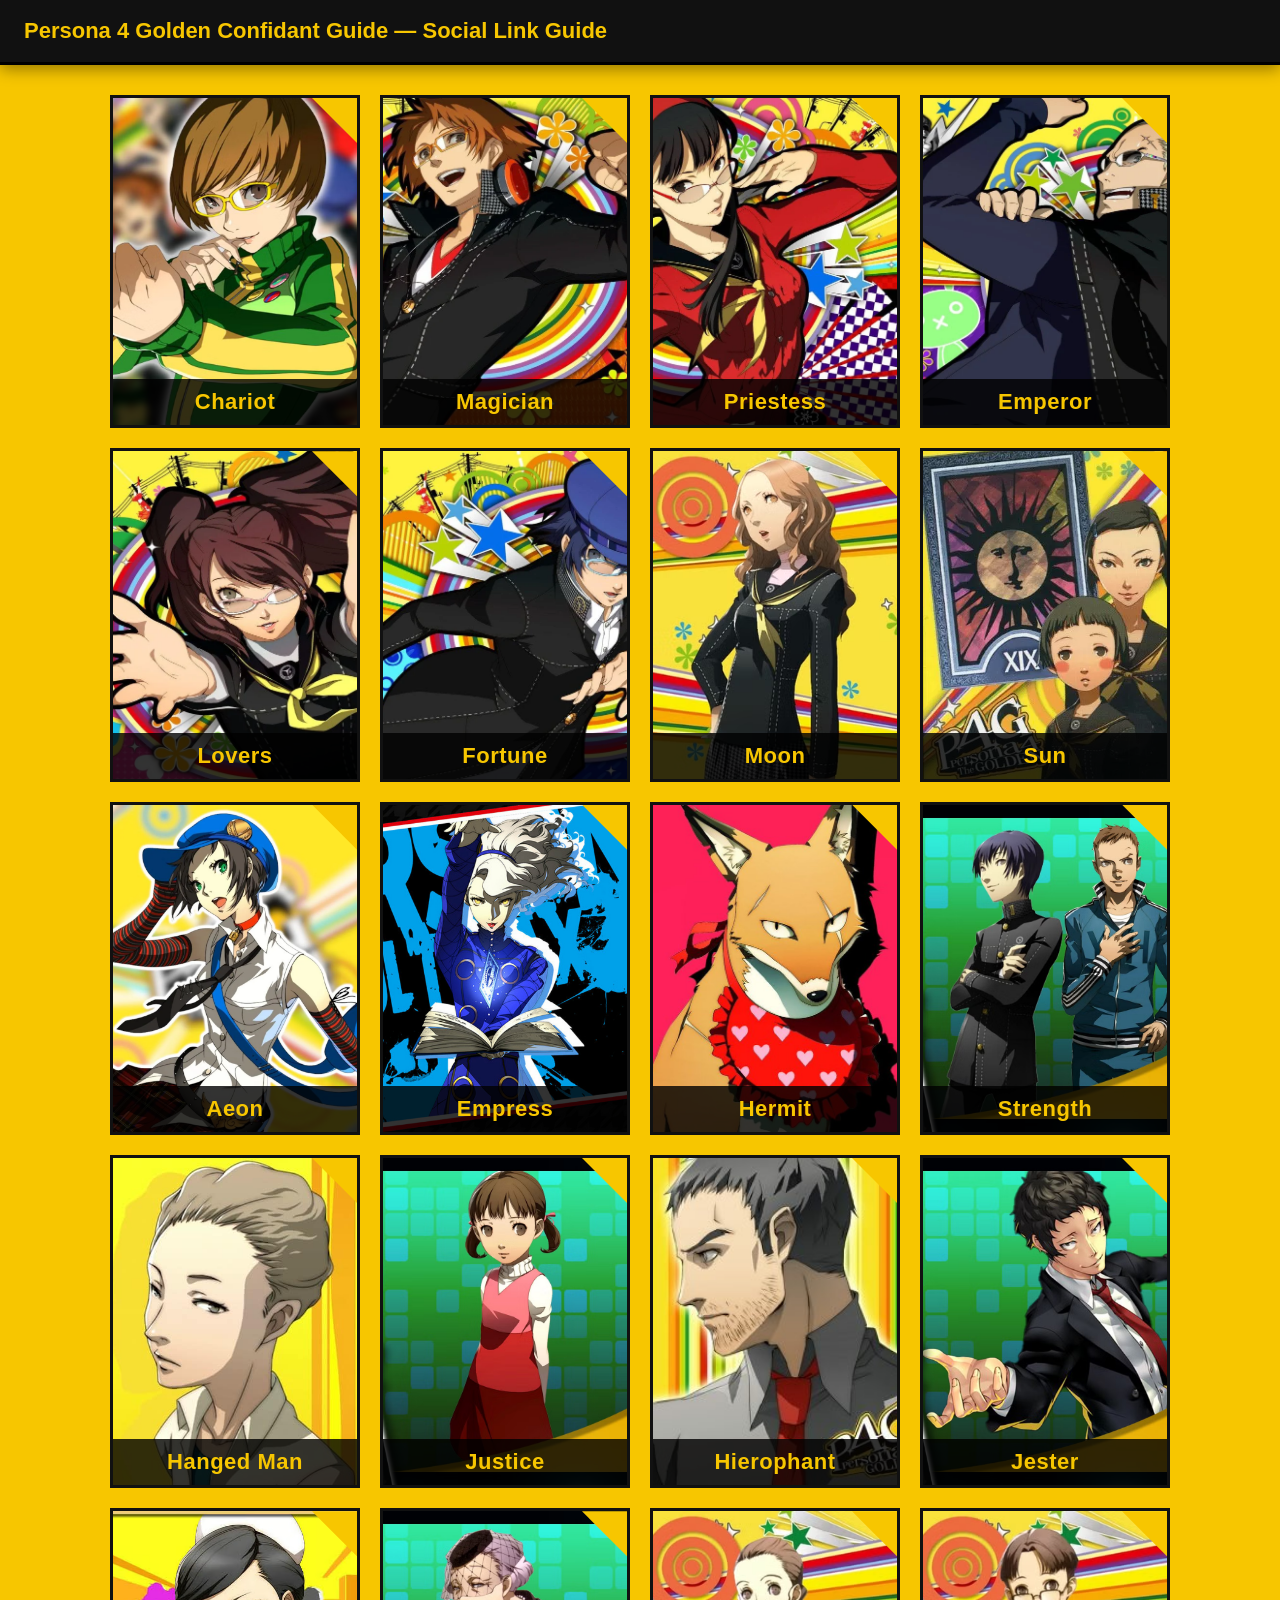
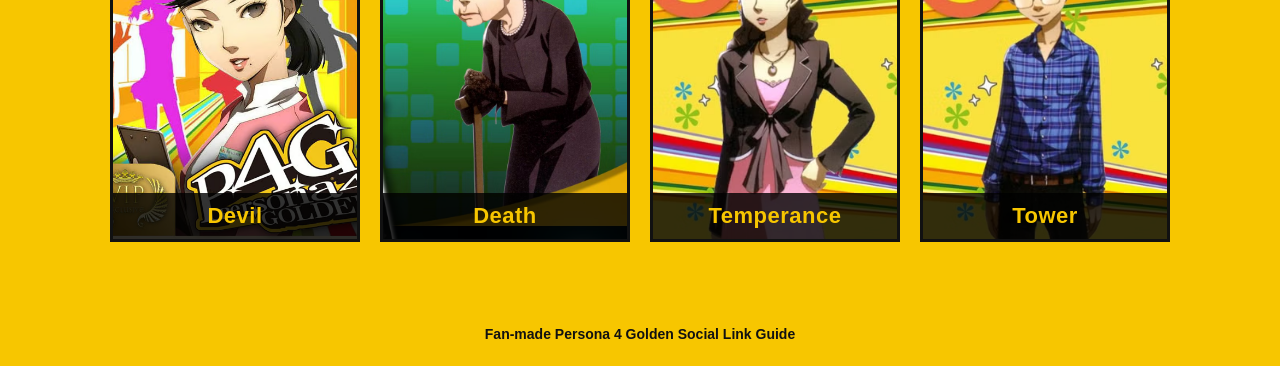
<file: index.html>
<!doctype html>
<html lang="en">

<head>
  <meta charset="UTF-8" />
  <meta name="viewport" content="width=device-width, initial-scale=1.0" />
  <meta name="description" content="Persona 4 Golden Confidant Guide.">
  <meta name="description" content="Complete Persona 4 Golden Confidant Guide with best answers, schedules, and social link tips for all characters.">
  <meta name="keywords" content="Persona 4 Golden guide, Persona 4 confidant guide, social links P4G, Persona 4 answers, Persona 4 Golden Confidant Guide.">
  <meta name="author" content="gamerfunologgy">
  <title>Persona 4 Golden Social Link Guide</title>
  <link rel="icon" type="images/webp" href="images/p4g.webp" />
  <link rel="stylesheet" href="style.css" />
</head>

<body>
  <header>Persona 4 Golden Confidant Guide — Social Link Guide</header>
  <div class="container">
    <div class="grid">
      <a href="pages/chariot.html" class="tile">
        <img src="images/Satonaka.jpg" alt="Chariot" />
        <div class="tile-name">Chariot</div>
      </a>
      <a href="pages/magician.html" class="tile">
        <img src="images/Yosuke.jpg" alt="Magician" />
        <div class="tile-name">Magician</div>
      </a>
      <a href="pages/priestess.html" class="tile">
        <img src="images/Yukiko.jpg" alt="Priestess" />
        <div class="tile-name">Priestess</div>
      </a>
      <a href="pages/emperor.html" class="tile">
        <img src="images/Kanji.jpg" alt="Emperor" />
        <div class="tile-name">Emperor</div>
      </a>
      <a href="pages/lovers.html" class="tile">
        <img src="images/Rise.jpg" alt="Lovers" />
        <div class="tile-name">Lovers</div>
      </a>
      <a href="pages/fortune.html" class="tile">
        <img src="images/Naoto.jpg" alt="Fortune" />
        <div class="tile-name">Fortune</div>
      </a>
      <a href="pages/moon.html" class="tile">
        <img src="images/Ai.jpg" alt="Moon" />
        <div class="tile-name">Moon</div>
      </a>
      <a href="pages/sun.html" class="tile">
        <img src="images/Sun.jpg" alt="Sun" />
        <div class="tile-name">Sun</div>
      </a>
      <a href="pages/aeon.html" class="tile">
        <img src="images/Marie.jpg" alt="Aeon" />
        <div class="tile-name">Aeon</div>
      </a>
      <a href="pages/empress.html" class="tile">
        <img src="images/Margaret.jpg" alt="Empress" />
        <div class="tile-name">Empress</div>
      </a>
      <a href="pages/hermit.html" class="tile">
        <img src="images/Fox.jpg" alt="Hermit" />
        <div class="tile-name">Hermit</div>
      </a>
      <a href="pages/strength.html" class="tile">
        <img src="images/Strength.jpg" alt="Strength" />
        <div class="tile-name">Strength</div>
      </a>
      <a href="pages/hangedman.html" class="tile">
        <img src="images/Naoki.jpg" alt="Hanged Man" />
        <div class="tile-name">Hanged Man</div>
      </a>
      <a href="pages/justice.html" class="tile">
        <img src="images/Nanako.jpg" alt="Justice" />
        <div class="tile-name">Justice</div>
      </a>
      <a href="pages/hierophant.html" class="tile">
        <img src="images/Ryotaro.jpg" alt="Hierophant" />
        <div class="tile-name">Hierophant</div>
      </a>
      <a href="pages/jester.html" class="tile">
        <img src="images/Tohru.jpg" alt="Jester" />
        <div class="tile-name">Jester</div>
      </a>
      <a href="pages/devil.html" class="tile">
        <img src="images/Sayako.jpg" alt="Devil" />
        <div class="tile-name">Devil</div>
      </a>
      <a href="pages/death.html" class="tile">
        <img src="images/Hisano.jpg" alt="Death" />
        <div class="tile-name">Death</div>
      </a>
      <a href="pages/temperance.html" class="tile">
        <img src="images/Emi.jpg" alt="Temperance" />
        <div class="tile-name">Temperance</div>
      </a>
      <a href="pages/tower.html" class="tile">
        <img src="images/Shu.jpg" alt="Tower" />
        <div class="tile-name">Tower</div>
      </a>
    </div>
  </div>
  <footer>Fan-made Persona 4 Golden Social Link Guide</footer>
</body>

</html>
</file>
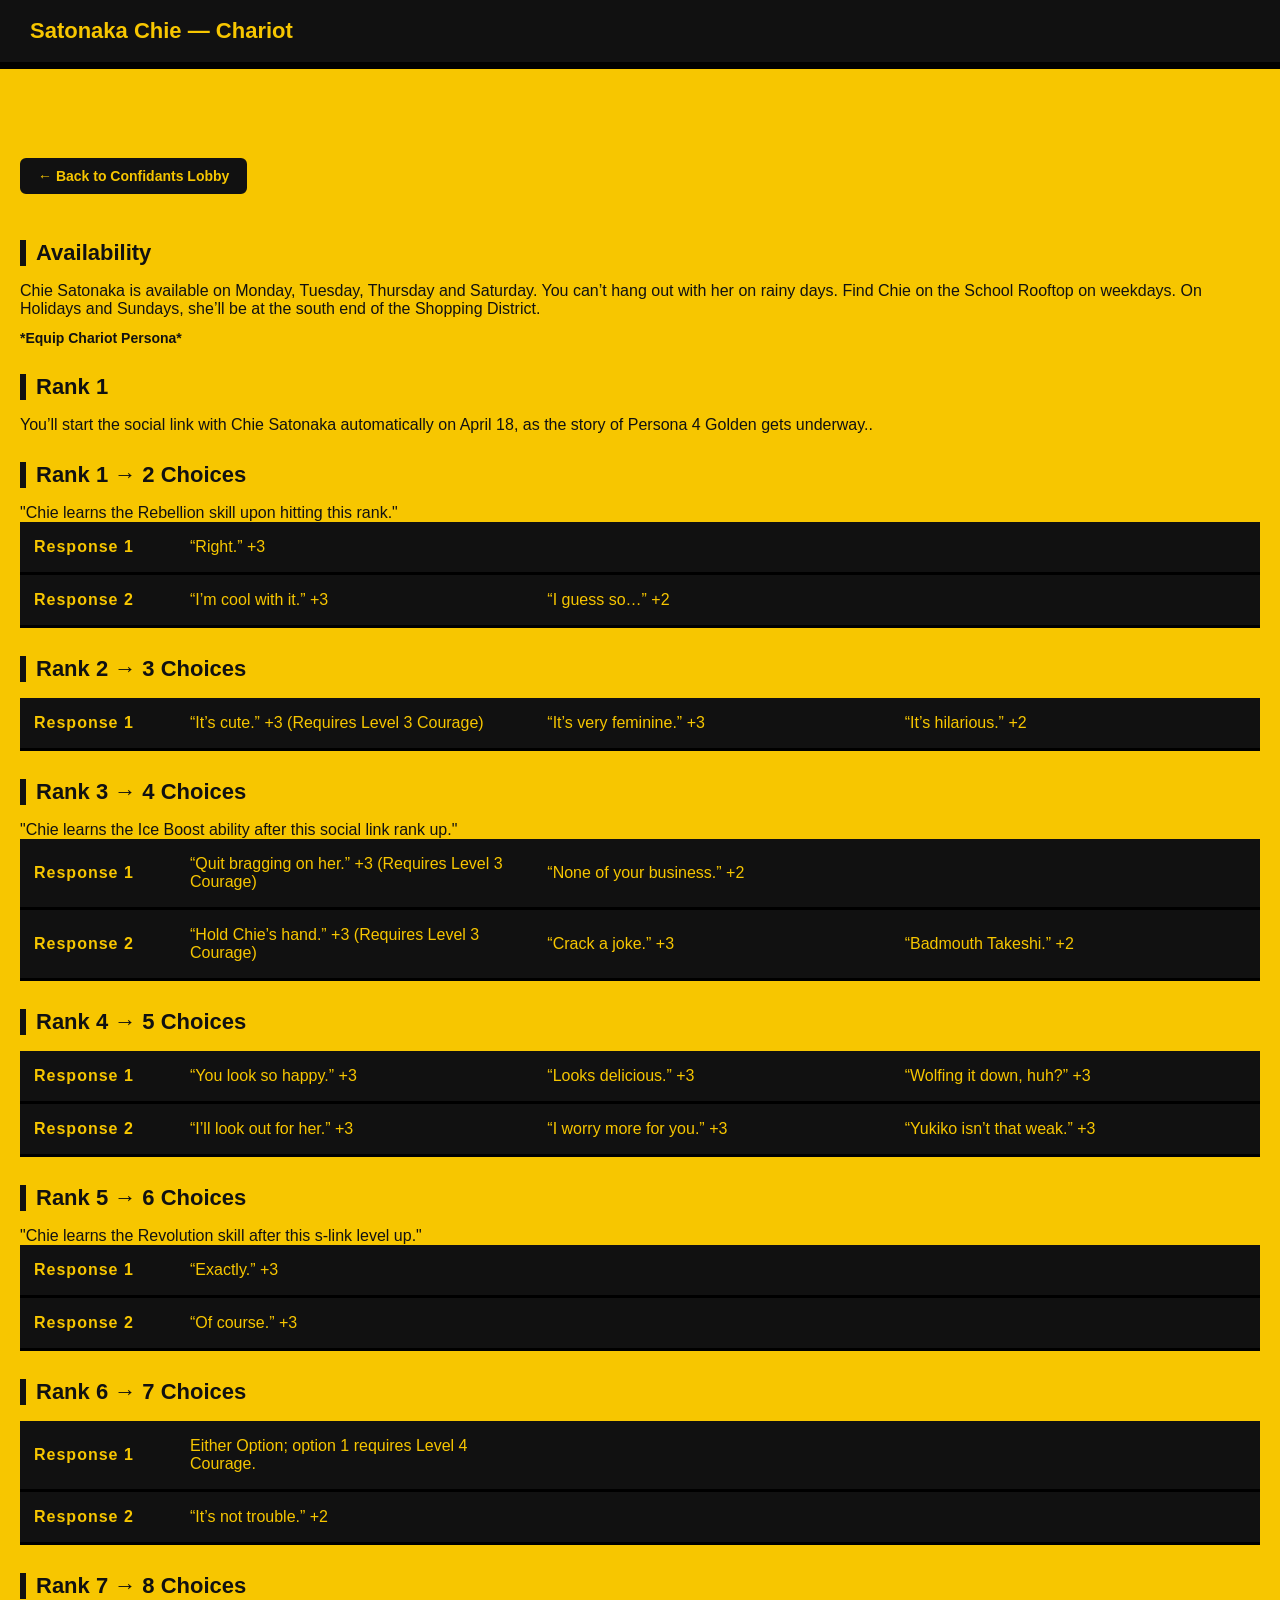
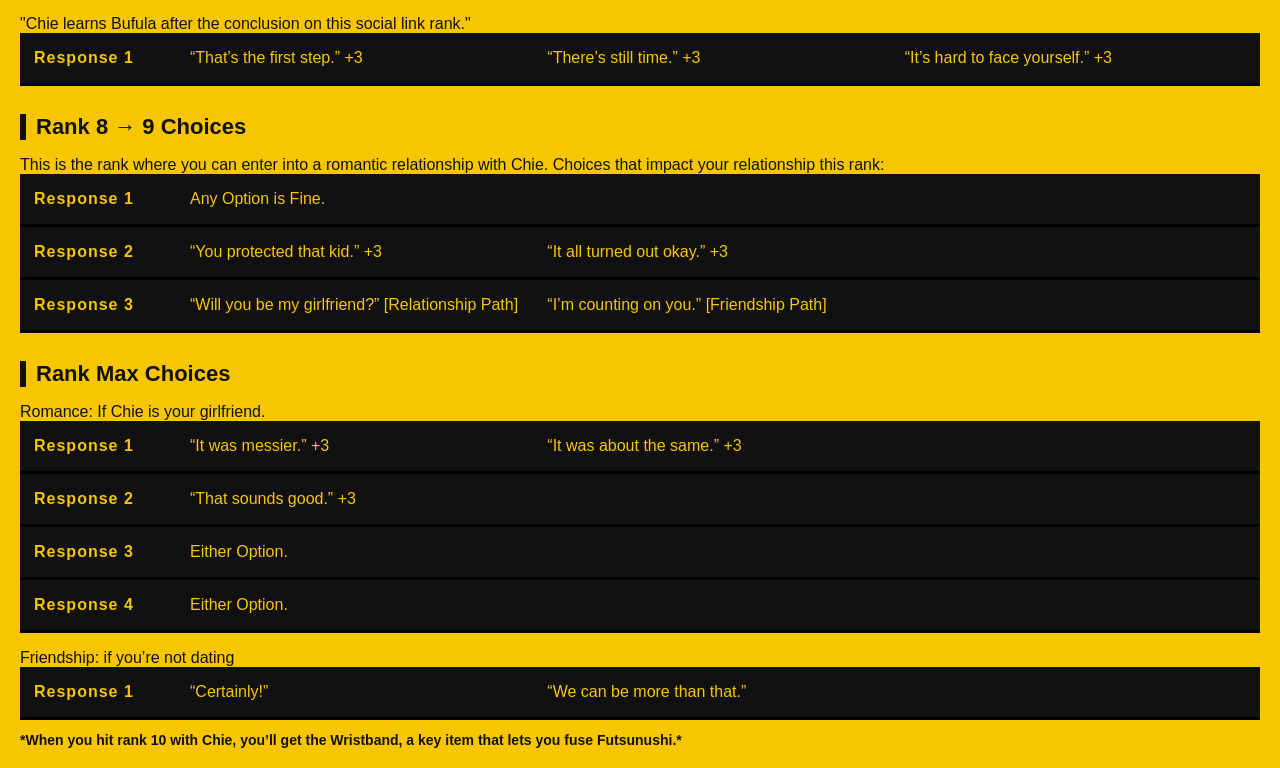
<file: pages/chariot.html>
<!doctype html>
<html lang="en">

<head>
  <meta charset="UTF-8" />
  <meta name="robots" content="noindex, nofollow, noarchive">
  <meta name="viewport" content="width=device-width, initial-scale=1.0" />
  <title>Chariot - Satonaka Chie</title>
  <link rel="canonical" href="https://gamerfunologgy.github.io/persona4goldenconfidantguide/index.html">
  <link rel="stylesheet" href="css/persona4golden.css" />
  <link rel="icon" type="images/png" href="../images/p4g.webp" />
</head>

<body>
  <header>Satonaka Chie — Chariot</header>

  <main>
    <a href="../" class="button">← Back to Confidants Lobby</a>

    <h2>Availability</h2>
    <div class="table-scroll">
      <ul class="rank-dialogue">
        <div class="li rank-start">
          <span>Chie Satonaka is available on Monday, Tuesday, Thursday and
            Saturday. You can’t hang out with her on rainy days.</span>
          <span>Find Chie on the School Rooftop on weekdays. On Holidays and
            Sundays, she’ll be at the south end of the Shopping
            District.</span>
        </div>
      </ul>
    </div>

    <p class="note">*Equip Chariot Persona*</p>

    <h2>Rank 1</h2>

    <div class="table-scroll">
      <ul class="rank-dialogue">
        <li class="rank-start">
          <span>You’ll start the social link with Chie Satonaka automatically on
            April 18, as the story of Persona 4 Golden gets underway..</span>
        </li>
      </ul>
    </div>

    <h2>Rank 1 → 2 Choices</h2>

    <div class="table-scroll">
      <span>"Chie learns the Rebellion skill upon hitting this rank."</span>
      <ul class="rank-dialogue">
        <li class="rank-row">
          <span class="rank-label">Response 1</span>
          <span class="choice-cell">“Right.” +3</span>
          <span class="choice-cell"></span>
          <span class="choice-cell"></span>
        </li>

        <li class="rank-row">
          <span class="rank-label">Response 2</span>
          <span class="choice-cell">“I’m cool with it.” +3</span>
          <span class="choice-cell">“I guess so…” +2</span>
          <span class="choice-cell"></span>
        </li>
      </ul>
    </div>

    <h2>Rank 2 → 3 Choices</h2>
    <div class="table-scroll">
      <ul class="rank-dialogue">
        <li class="rank-row">
          <span class="rank-label">Response 1</span>
          <span class="choice-cell">“It’s cute.” +3 (Requires Level 3 Courage)
          </span>
          <span class="choice-cell">“It’s very feminine.” +3 </span>
          <span class="choice-cell">“It’s hilarious.” +2 </span>
        </li>
      </ul>
    </div>

    <h2>Rank 3 → 4 Choices</h2>

    <div class="table-scroll">
      <span>"Chie learns the Ice Boost ability after this social link rank up."
      </span>
      <ul class="rank-dialogue">
        <li class="rank-row">
          <span class="rank-label">Response 1</span>
          <span class="choice-cell">“Quit bragging on her.” +3 (Requires Level 3 Courage)
          </span>
          <span class="choice-cell">“None of your business.” +2 </span>
          <span class="choice-cell"></span>
        </li>

        <li class="rank-row">
          <span class="rank-label">Response 2</span>
          <span class="choice-cell">“Hold Chie’s hand.” +3 (Requires Level 3 Courage)
          </span>
          <span class="choice-cell">“Crack a joke.” +3 </span>
          <span class="choice-cell">“Badmouth Takeshi.” +2 </span>
        </li>
      </ul>
    </div>

    <h2>Rank 4 → 5 Choices</h2>

    <div class="table-scroll">
      <ul class="rank-dialogue">
        <li class="rank-row">
          <span class="rank-label">Response 1</span>
          <span class="choice-cell">“You look so happy.” +3</span>
          <span class="choice-cell">“Looks delicious.” +3</span>
          <span class="choice-cell">“Wolfing it down, huh?” +3</span>
        </li>

        <li class="rank-row">
          <span class="rank-label">Response 2</span>
          <span class="choice-cell">“I’ll look out for her.” +3</span>
          <span class="choice-cell">“I worry more for you.” +3</span>
          <span class="choice-cell">“Yukiko isn’t that weak.” +3</span>
        </li>
      </ul>
    </div>

    <h2>Rank 5 → 6 Choices</h2>

    <div class="table-scroll">
      <span>"Chie learns the Revolution skill after this s-link level up."
      </span>
      <ul class="rank-dialogue">
        <li class="rank-row">
          <span class="rank-label">Response 1</span>
          <span class="choice-cell">“Exactly.” +3</span>
          <span class="choice-cell"></span>
          <span class="choice-cell"></span>
        </li>

        <li class="rank-row">
          <span class="rank-label">Response 2</span>
          <span class="choice-cell">“Of course.” +3</span>
          <span class="choice-cell"></span>
          <span class="choice-cell"></span>
        </li>
      </ul>
    </div>

    <h2>Rank 6 → 7 Choices</h2>

    <div class="table-scroll">
      <ul class="rank-dialogue">
        <li class="rank-row">
          <span class="rank-label">Response 1</span>
          <span class="choice-cell">Either Option; option 1 requires Level 4 Courage.</span>
          <span class="choice-cell"></span>
          <span class="choice-cell"></span>
        </li>

        <li class="rank-row">
          <span class="rank-label">Response 2</span>
          <span class="choice-cell">“It’s not trouble.” +2</span>
          <span class="choice-cell"></span>
          <span class="choice-cell"></span>
        </li>
      </ul>
    </div>

    <h2>Rank 7 → 8 Choices</h2>

    <div class="table-scroll">
      <span>"Chie learns Bufula after the conclusion on this social link rank."</span>
      <ul class="rank-dialogue">
        <li class="rank-row">
          <span class="rank-label">Response 1</span>
          <span class="choice-cell">“That’s the first step.” +3</span>
          <span class="choice-cell">“There’s still time.” +3</span>
          <span class="choice-cell">“It’s hard to face yourself.” +3</span>
        </li>
      </ul>
    </div>

    <h2>Rank 8 → 9 Choices</h2>

    <div class="table-scroll">
      <span>This is the rank where you can enter into a romantic relationship with Chie. Choices that impact your
        relationship this rank:</span>
      <ul class="rank-dialogue">
        <li class="rank-row">
          <span class="rank-label">Response 1</span>
          <span class="choice-cell">Any Option is Fine.</span>
          <span class="choice-cell"></span>
          <span class="choice-cell"></span>
        </li>

        <li class="rank-row">
          <span class="rank-label">Response 2</span>
          <span class="choice-cell">“You protected that kid.” +3</span>
          <span class="choice-cell">“It all turned out okay.” +3</span>
          <span class="choice-cell"></span>
        </li>

        <li class="rank-row">
          <span class="rank-label">Response 3</span>
          <span class="choice-cell">“Will you be my girlfriend?” [Relationship Path]</span>
          <span class="choice-cell">“I’m counting on you.” [Friendship Path]</span>
          <span class="choice-cell"></span>
        </li>
      </ul>
    </div>
    <h2>Rank Max Choices</h2>

    <div class="table-scroll">
      <span>Romance: If Chie is your girlfriend.</span>
      <ul class="rank-dialogue">
        <li class="rank-row">
          <span class="rank-label">Response 1</span>
          <span class="choice-cell">“It was messier.” +3</span>
          <span class="choice-cell">“It was about the same.” +3</span>
          <span class="choice-cell"></span>
        </li>

        <li class="rank-row">
          <span class="rank-label">Response 2</span>
          <span class="choice-cell">“That sounds good.” +3</span>
          <span class="choice-cell"></span>
          <span class="choice-cell"></span>
        </li>

        <li class="rank-row">
          <span class="rank-label">Response 3</span>
          <span class="choice-cell">Either Option.</span>
          <span class="choice-cell"></span>
          <span class="choice-cell"></span>
        </li>

        <li class="rank-row">
          <span class="rank-label">Response 4</span>
          <span class="choice-cell">Either Option.</span>
          <span class="choice-cell"></span>
          <span class="choice-cell"></span>
        </li>
      </ul>
    </div>
    <div class="table-scroll">
      <span>Friendship: if you’re not dating
      </span>
      <ul class="rank-dialogue">
        <li class="rank-row">
          <span class="rank-label">Response 1</span>
          <span class="choice-cell">“Certainly!”</span>
          <span class="choice-cell">“We can be more than that.”</span>
        </li>
      </ul>
    </div>

    <p class="note">
      *When you hit rank 10 with Chie, you’ll get the Wristband, a key item that lets you fuse Futsunushi.*
    </p>
  </main>
</body>
</file>
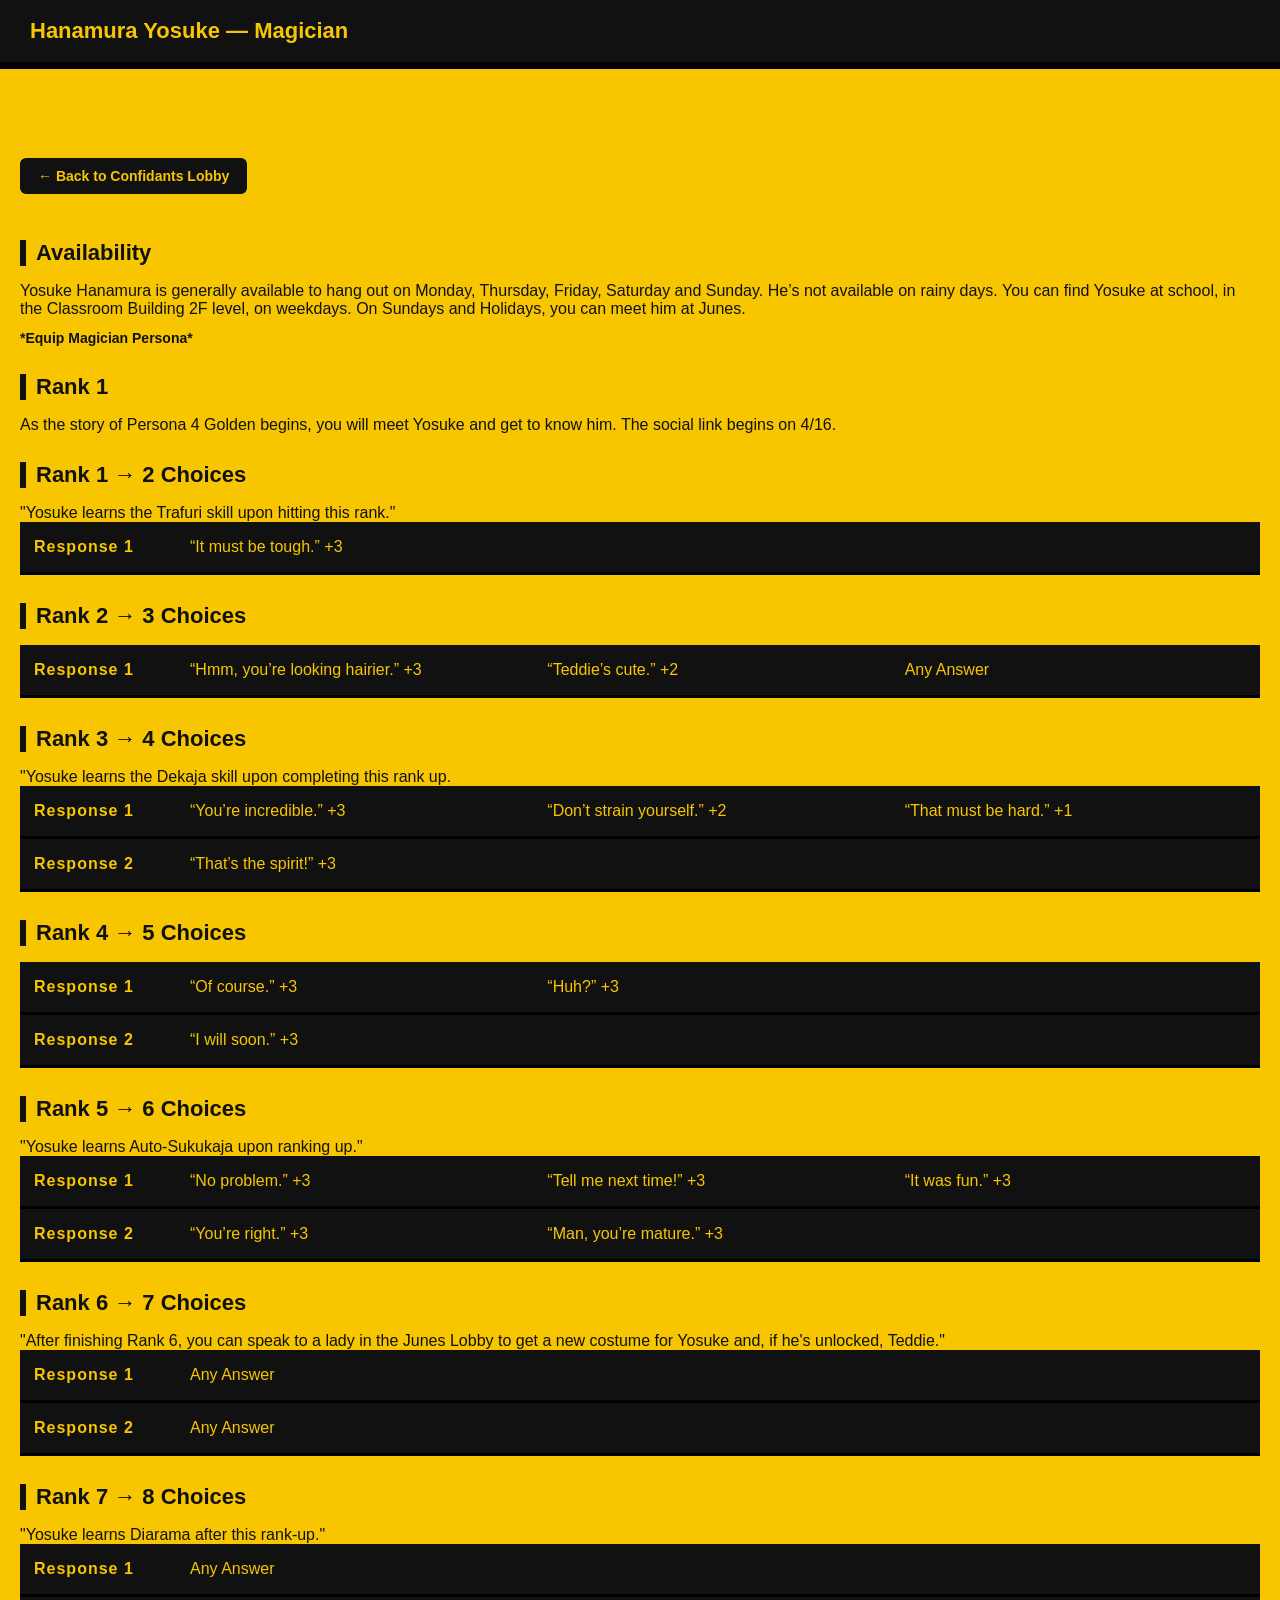
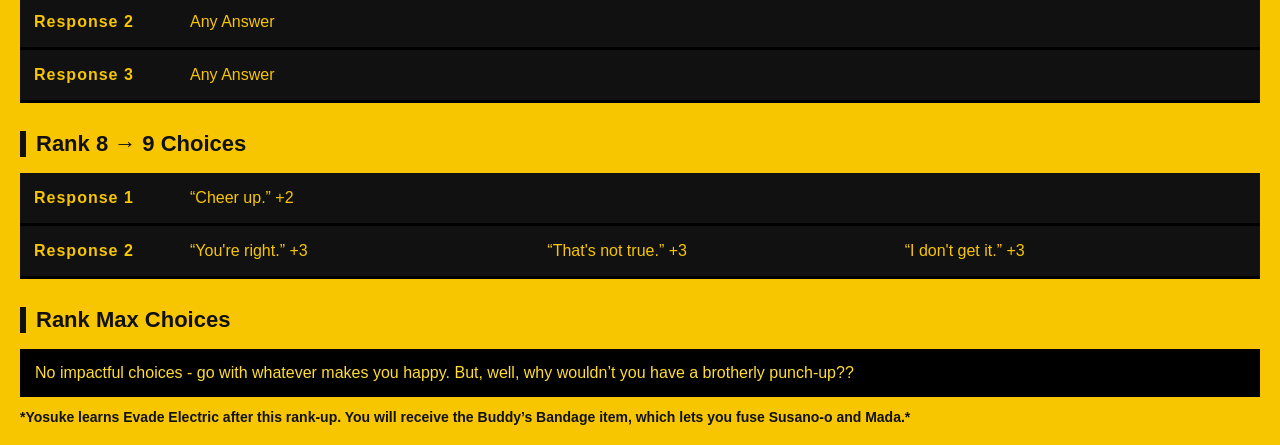
<file: pages/magician.html>
<!doctype html>
<html lang="en">

<head>
    <meta charset="UTF-8" />
    <meta name="robots" content="noindex, nofollow, noarchive">
    <meta name="viewport" content="width=device-width, initial-scale=1.0" />
    <title>Magician - Hanamura Yosuke</title>
    <link rel="canonical" href="https://gamerfunologgy.github.io/persona4goldenconfidantguide/index.html">
    <link rel="stylesheet" href="css/persona4golden.css" />
    <link rel="icon" type="images/png" href="../images/p4g.webp" />
</head>

<body>
    <header>Hanamura Yosuke — Magician</header>

    <main>
        <a href="../" class="button">← Back to Confidants Lobby</a>

        <h2>Availability</h2>
        <div class="table-scroll">
            <ul class="rank-dialogue">
                <div class="li rank-start">
                    <span>Yosuke Hanamura is generally available to hang out on Monday, Thursday, Friday, Saturday and
                        Sunday. He’s not available on rainy days.</span>
                    <span>You can find Yosuke at school, in the Classroom Building 2F level, on weekdays. On Sundays and
                        Holidays, you can meet him at Junes.</span>
                </div>
            </ul>
        </div>

        <p class="note">*Equip Magician Persona*</p>

        <h2>Rank 1</h2>

        <div class="table-scroll">
            <ul class="rank-dialogue">
                <li class="rank-start">
                    <span>As the story of Persona 4 Golden begins, you will meet Yosuke and get to know him. The social
                        link begins on 4/16.</span>
                </li>
            </ul>
        </div>

        <h2>Rank 1 → 2 Choices</h2>

        <div class="table-scroll">
            <span>"Yosuke learns the Trafuri skill upon hitting this rank."</span>
            <ul class="rank-dialogue">
                <li class="rank-row">
                    <span class="rank-label">Response 1</span>
                    <span class="choice-cell">“It must be tough.” +3</span>
                    <span class="choice-cell"></span>
                    <span class="choice-cell"></span>
                </li>
            </ul>
        </div>

        <h2>Rank 2 → 3 Choices</h2>
        <div class="table-scroll">
            <ul class="rank-dialogue">
                <li class="rank-row">
                    <span class="rank-label">Response 1</span>
                    <span class="choice-cell">“Hmm, you’re looking hairier.” +3
                    </span>
                    <span class="choice-cell">“Teddie’s cute.” +2</span>
                    <span class="choice-cell">Any Answer</span>
                </li>
            </ul>
        </div>

        <h2>Rank 3 → 4 Choices</h2>

        <div class="table-scroll">
            <span>"Yosuke learns the Dekaja skill upon completing this rank up.</span>
            <ul class="rank-dialogue">
                <li class="rank-row">
                    <span class="rank-label">Response 1</span>
                    <span class="choice-cell">“You’re incredible.” +3</span>
                    <span class="choice-cell">“Don’t strain yourself.” +2</span>
                    <span class="choice-cell">“That must be hard.” +1</span>
                </li>

                <li class="rank-row">
                    <span class="rank-label">Response 2</span>
                    <span class="choice-cell">“That’s the spirit!” +3</span>
                    <span class="choice-cell"></span>
                    <span class="choice-cell"></span>
                </li>
            </ul>
        </div>

        <h2>Rank 4 → 5 Choices</h2>

        <div class="table-scroll">
            <ul class="rank-dialogue">
                <li class="rank-row">
                    <span class="rank-label">Response 1</span>
                    <span class="choice-cell">“Of course.” +3</span>
                    <span class="choice-cell">“Huh?” +3</span>
                    <span class="choice-cell"></span>
                </li>

                <li class="rank-row">
                    <span class="rank-label">Response 2</span>
                    <span class="choice-cell">“I will soon.” +3</span>
                    <span class="choice-cell"></span>
                    <span class="choice-cell"></span>
                </li>
            </ul>
        </div>

        <h2>Rank 5 → 6 Choices</h2>

        <div class="table-scroll">
            <span>"Yosuke learns Auto-Sukukaja upon ranking up."</span>
            <ul class="rank-dialogue">
                <li class="rank-row">
                    <span class="rank-label">Response 1</span>
                    <span class="choice-cell">“No problem.” +3</span>
                    <span class="choice-cell">“Tell me next time!” +3</span>
                    <span class="choice-cell">“It was fun.” +3</span>
                </li>

                <li class="rank-row">
                    <span class="rank-label">Response 2</span>
                    <span class="choice-cell">“You’re right.” +3</span>
                    <span class="choice-cell">“Man, you’re mature.” +3</span>
                    <span class="choice-cell"></span>
                </li>
            </ul>
        </div>

        <h2>Rank 6 → 7 Choices</h2>

        <div class="table-scroll">
            <span>"After finishing Rank 6, you can speak to a lady in the Junes Lobby to get a new costume for Yosuke
                and, if he's unlocked, Teddie."</span>
            <ul class="rank-dialogue">
                <li class="rank-row">
                    <span class="rank-label">Response 1</span>
                    <span class="choice-cell">Any Answer</span>
                    <span class="choice-cell"></span>
                    <span class="choice-cell"></span>
                </li>

                <li class="rank-row">
                    <span class="rank-label">Response 2</span>
                    <span class="choice-cell">Any Answer</span>
                    <span class="choice-cell"></span>
                    <span class="choice-cell"></span>
                </li>
            </ul>
        </div>

        <h2>Rank 7 → 8 Choices</h2>

        <div class="table-scroll">
            <span>"Yosuke learns Diarama after this rank-up."</span>
            <ul class="rank-dialogue">
                <li class="rank-row">
                    <span class="rank-label">Response 1</span>
                    <span class="choice-cell">Any Answer</span>
                    <span class="choice-cell"></span>
                    <span class="choice-cell"></span>
                </li>
                <li class="rank-row">
                    <span class="rank-label">Response 2</span>
                    <span class="choice-cell">Any Answer</span>
                    <span class="choice-cell"></span>
                    <span class="choice-cell"></span>
                </li>
                <li class="rank-row">
                    <span class="rank-label">Response 3</span>
                    <span class="choice-cell">Any Answer</span>
                    <span class="choice-cell"></span>
                    <span class="choice-cell"></span>
                </li>
            </ul>
        </div>

        <h2>Rank 8 → 9 Choices</h2>

        <div class="table-scroll">
            <ul class="rank-dialogue">
                <li class="rank-row">
                    <span class="rank-label">Response 1</span>
                    <span class="choice-cell">“Cheer up.” +2</span>
                    <span class="choice-cell"></span>
                    <span class="choice-cell"></span>
                </li>
                <li class="rank-row">
                    <span class="rank-label">Response 2</span>
                    <span class="choice-cell">“You're right.” +3</span>
                    <span class="choice-cell">“That's not true.” +3</span>
                    <span class="choice-cell">“I don't get it.” +3</span>
                </li>
            </ul>
        </div>
        <h2>Rank Max Choices</h2>

        <div class="table-scroll">
            <ul class="rank-dialogue">
                <div class="dark" style="background: #000; padding: 15px;">
                    <span style="color: #ffdd33;">No impactful choices - go with whatever makes you happy. But, well,
                        why wouldn’t you have a brotherly punch-up??</span>
                </div>
            </ul>
        </div>

        <p class="note">
            *Yosuke learns Evade Electric after this rank-up. You will receive the Buddy’s Bandage item, which lets you
            fuse Susano-o and Mada.*
        </p>
    </main>
</body>
</file>
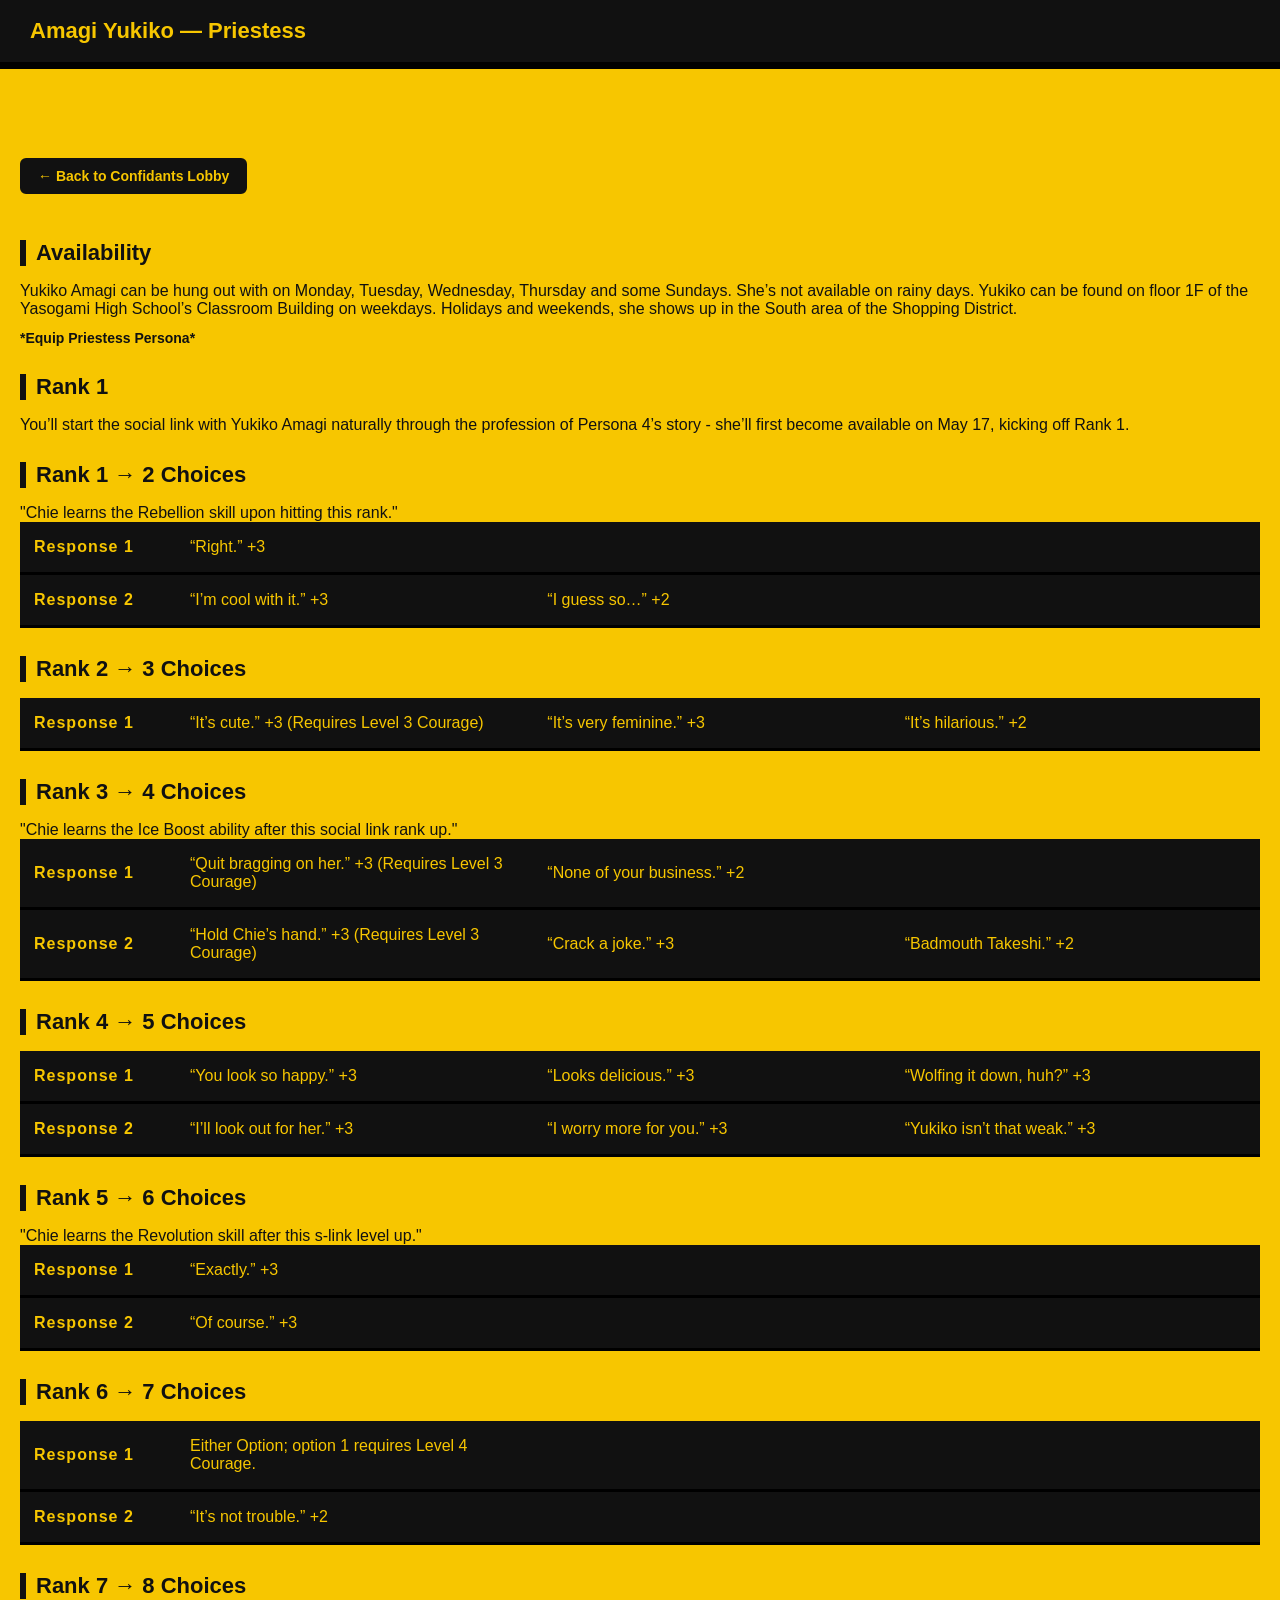
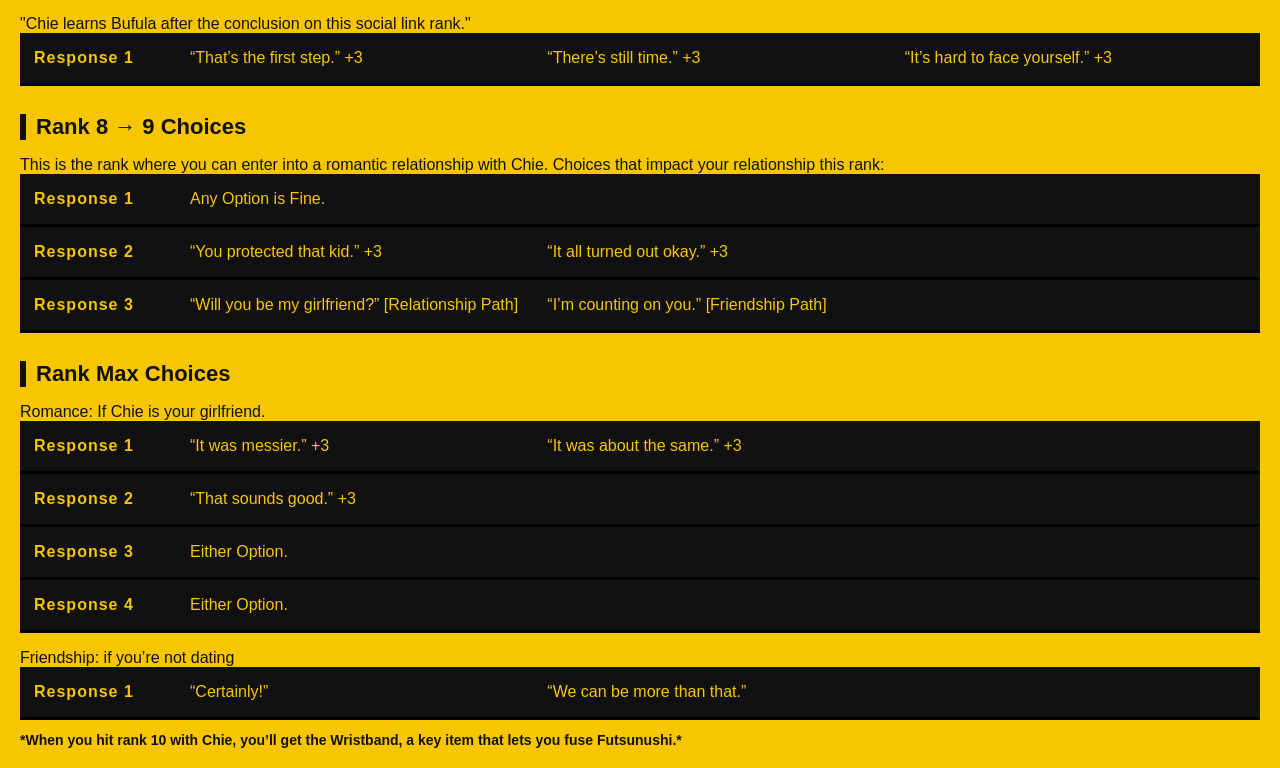
<file: pages/priestess.html>
<!doctype html>
<html lang="en">

<head>
    <meta charset="UTF-8" />
    <meta name="robots" content="noindex, nofollow, noarchive">
    <meta name="viewport" content="width=device-width, initial-scale=1.0" />
    <title>Priestess - Amagi Yukiko</title>
    <link rel="canonical" href="https://gamerfunologgy.github.io/persona4goldenconfidantguide/index.html">
    <link rel="stylesheet" href="css/persona4golden.css" />
    <link rel="icon" type="images/png" href="../images/p4g.webp" />
</head>

<body>
    <header>Amagi Yukiko — Priestess</header>

    <main>
        <a href="../" class="button">← Back to Confidants Lobby</a>

        <h2>Availability</h2>
        <div class="table-scroll">
            <ul class="rank-dialogue">
                <div class="li rank-start">
                    <span>Yukiko Amagi can be hung out with on Monday, Tuesday, Wednesday, Thursday and some Sundays.
                        She’s not available on rainy days.</span>
                    <span>Yukiko can be found on floor 1F of the Yasogami High School’s Classroom Building on weekdays.
                        Holidays and weekends, she shows up in the South area of the Shopping District.</span>
                </div>
            </ul>
        </div>

        <p class="note">*Equip Priestess Persona*</p>

        <h2>Rank 1</h2>

        <div class="table-scroll">
            <ul class="rank-dialogue">
                <li class="rank-start">
                    <span>You’ll start the social link with Yukiko Amagi naturally through the profession of Persona 4’s
                        story - she’ll first become available on May 17, kicking off Rank 1. </span>
                </li>
            </ul>
        </div>

        <h2>Rank 1 → 2 Choices</h2>

        <div class="table-scroll">
            <span>"Chie learns the Rebellion skill upon hitting this rank."</span>
            <ul class="rank-dialogue">
                <li class="rank-row">
                    <span class="rank-label">Response 1</span>
                    <span class="choice-cell">“Right.” +3</span>
                    <span class="choice-cell"></span>
                    <span class="choice-cell"></span>
                </li>

                <li class="rank-row">
                    <span class="rank-label">Response 2</span>
                    <span class="choice-cell">“I’m cool with it.” +3</span>
                    <span class="choice-cell">“I guess so…” +2</span>
                    <span class="choice-cell"></span>
                </li>
            </ul>
        </div>

        <h2>Rank 2 → 3 Choices</h2>
        <div class="table-scroll">
            <ul class="rank-dialogue">
                <li class="rank-row">
                    <span class="rank-label">Response 1</span>
                    <span class="choice-cell">“It’s cute.” +3 (Requires Level 3 Courage)
                    </span>
                    <span class="choice-cell">“It’s very feminine.” +3 </span>
                    <span class="choice-cell">“It’s hilarious.” +2 </span>
                </li>
            </ul>
        </div>

        <h2>Rank 3 → 4 Choices</h2>

        <div class="table-scroll">
            <span>"Chie learns the Ice Boost ability after this social link rank up."
            </span>
            <ul class="rank-dialogue">
                <li class="rank-row">
                    <span class="rank-label">Response 1</span>
                    <span class="choice-cell">“Quit bragging on her.” +3 (Requires Level 3 Courage)
                    </span>
                    <span class="choice-cell">“None of your business.” +2 </span>
                    <span class="choice-cell"></span>
                </li>

                <li class="rank-row">
                    <span class="rank-label">Response 2</span>
                    <span class="choice-cell">“Hold Chie’s hand.” +3 (Requires Level 3 Courage)
                    </span>
                    <span class="choice-cell">“Crack a joke.” +3 </span>
                    <span class="choice-cell">“Badmouth Takeshi.” +2 </span>
                </li>
            </ul>
        </div>

        <h2>Rank 4 → 5 Choices</h2>

        <div class="table-scroll">
            <ul class="rank-dialogue">
                <li class="rank-row">
                    <span class="rank-label">Response 1</span>
                    <span class="choice-cell">“You look so happy.” +3</span>
                    <span class="choice-cell">“Looks delicious.” +3</span>
                    <span class="choice-cell">“Wolfing it down, huh?” +3</span>
                </li>

                <li class="rank-row">
                    <span class="rank-label">Response 2</span>
                    <span class="choice-cell">“I’ll look out for her.” +3</span>
                    <span class="choice-cell">“I worry more for you.” +3</span>
                    <span class="choice-cell">“Yukiko isn’t that weak.” +3</span>
                </li>
            </ul>
        </div>

        <h2>Rank 5 → 6 Choices</h2>

        <div class="table-scroll">
            <span>"Chie learns the Revolution skill after this s-link level up."
            </span>
            <ul class="rank-dialogue">
                <li class="rank-row">
                    <span class="rank-label">Response 1</span>
                    <span class="choice-cell">“Exactly.” +3</span>
                    <span class="choice-cell"></span>
                    <span class="choice-cell"></span>
                </li>

                <li class="rank-row">
                    <span class="rank-label">Response 2</span>
                    <span class="choice-cell">“Of course.” +3</span>
                    <span class="choice-cell"></span>
                    <span class="choice-cell"></span>
                </li>
            </ul>
        </div>

        <h2>Rank 6 → 7 Choices</h2>

        <div class="table-scroll">
            <ul class="rank-dialogue">
                <li class="rank-row">
                    <span class="rank-label">Response 1</span>
                    <span class="choice-cell">Either Option; option 1 requires Level 4 Courage.</span>
                    <span class="choice-cell"></span>
                    <span class="choice-cell"></span>
                </li>

                <li class="rank-row">
                    <span class="rank-label">Response 2</span>
                    <span class="choice-cell">“It’s not trouble.” +2</span>
                    <span class="choice-cell"></span>
                    <span class="choice-cell"></span>
                </li>
            </ul>
        </div>

        <h2>Rank 7 → 8 Choices</h2>

        <div class="table-scroll">
            <span>"Chie learns Bufula after the conclusion on this social link rank."</span>
            <ul class="rank-dialogue">
                <li class="rank-row">
                    <span class="rank-label">Response 1</span>
                    <span class="choice-cell">“That’s the first step.” +3</span>
                    <span class="choice-cell">“There’s still time.” +3</span>
                    <span class="choice-cell">“It’s hard to face yourself.” +3</span>
                </li>
            </ul>
        </div>

        <h2>Rank 8 → 9 Choices</h2>

        <div class="table-scroll">
            <span>This is the rank where you can enter into a romantic relationship with Chie. Choices that impact your
                relationship this rank:</span>
            <ul class="rank-dialogue">
                <li class="rank-row">
                    <span class="rank-label">Response 1</span>
                    <span class="choice-cell">Any Option is Fine.</span>
                    <span class="choice-cell"></span>
                    <span class="choice-cell"></span>
                </li>

                <li class="rank-row">
                    <span class="rank-label">Response 2</span>
                    <span class="choice-cell">“You protected that kid.” +3</span>
                    <span class="choice-cell">“It all turned out okay.” +3</span>
                    <span class="choice-cell"></span>
                </li>

                <li class="rank-row">
                    <span class="rank-label">Response 3</span>
                    <span class="choice-cell">“Will you be my girlfriend?” [Relationship Path]</span>
                    <span class="choice-cell">“I’m counting on you.” [Friendship Path]</span>
                    <span class="choice-cell"></span>
                </li>
            </ul>
        </div>
        <h2>Rank Max Choices</h2>

        <div class="table-scroll">
            <span>Romance: If Chie is your girlfriend.</span>
            <ul class="rank-dialogue">
                <li class="rank-row">
                    <span class="rank-label">Response 1</span>
                    <span class="choice-cell">“It was messier.” +3</span>
                    <span class="choice-cell">“It was about the same.” +3</span>
                    <span class="choice-cell"></span>
                </li>

                <li class="rank-row">
                    <span class="rank-label">Response 2</span>
                    <span class="choice-cell">“That sounds good.” +3</span>
                    <span class="choice-cell"></span>
                    <span class="choice-cell"></span>
                </li>

                <li class="rank-row">
                    <span class="rank-label">Response 3</span>
                    <span class="choice-cell">Either Option.</span>
                    <span class="choice-cell"></span>
                    <span class="choice-cell"></span>
                </li>

                <li class="rank-row">
                    <span class="rank-label">Response 4</span>
                    <span class="choice-cell">Either Option.</span>
                    <span class="choice-cell"></span>
                    <span class="choice-cell"></span>
                </li>
            </ul>
        </div>
        <div class="table-scroll">
            <span>Friendship: if you’re not dating
            </span>
            <ul class="rank-dialogue">
                <li class="rank-row">
                    <span class="rank-label">Response 1</span>
                    <span class="choice-cell">“Certainly!”</span>
                    <span class="choice-cell">“We can be more than that.”</span>
                </li>
            </ul>
        </div>

        <p class="note">
            *When you hit rank 10 with Chie, you’ll get the Wristband, a key item that lets you fuse Futsunushi.*
        </p>
    </main>
</body>
</file>
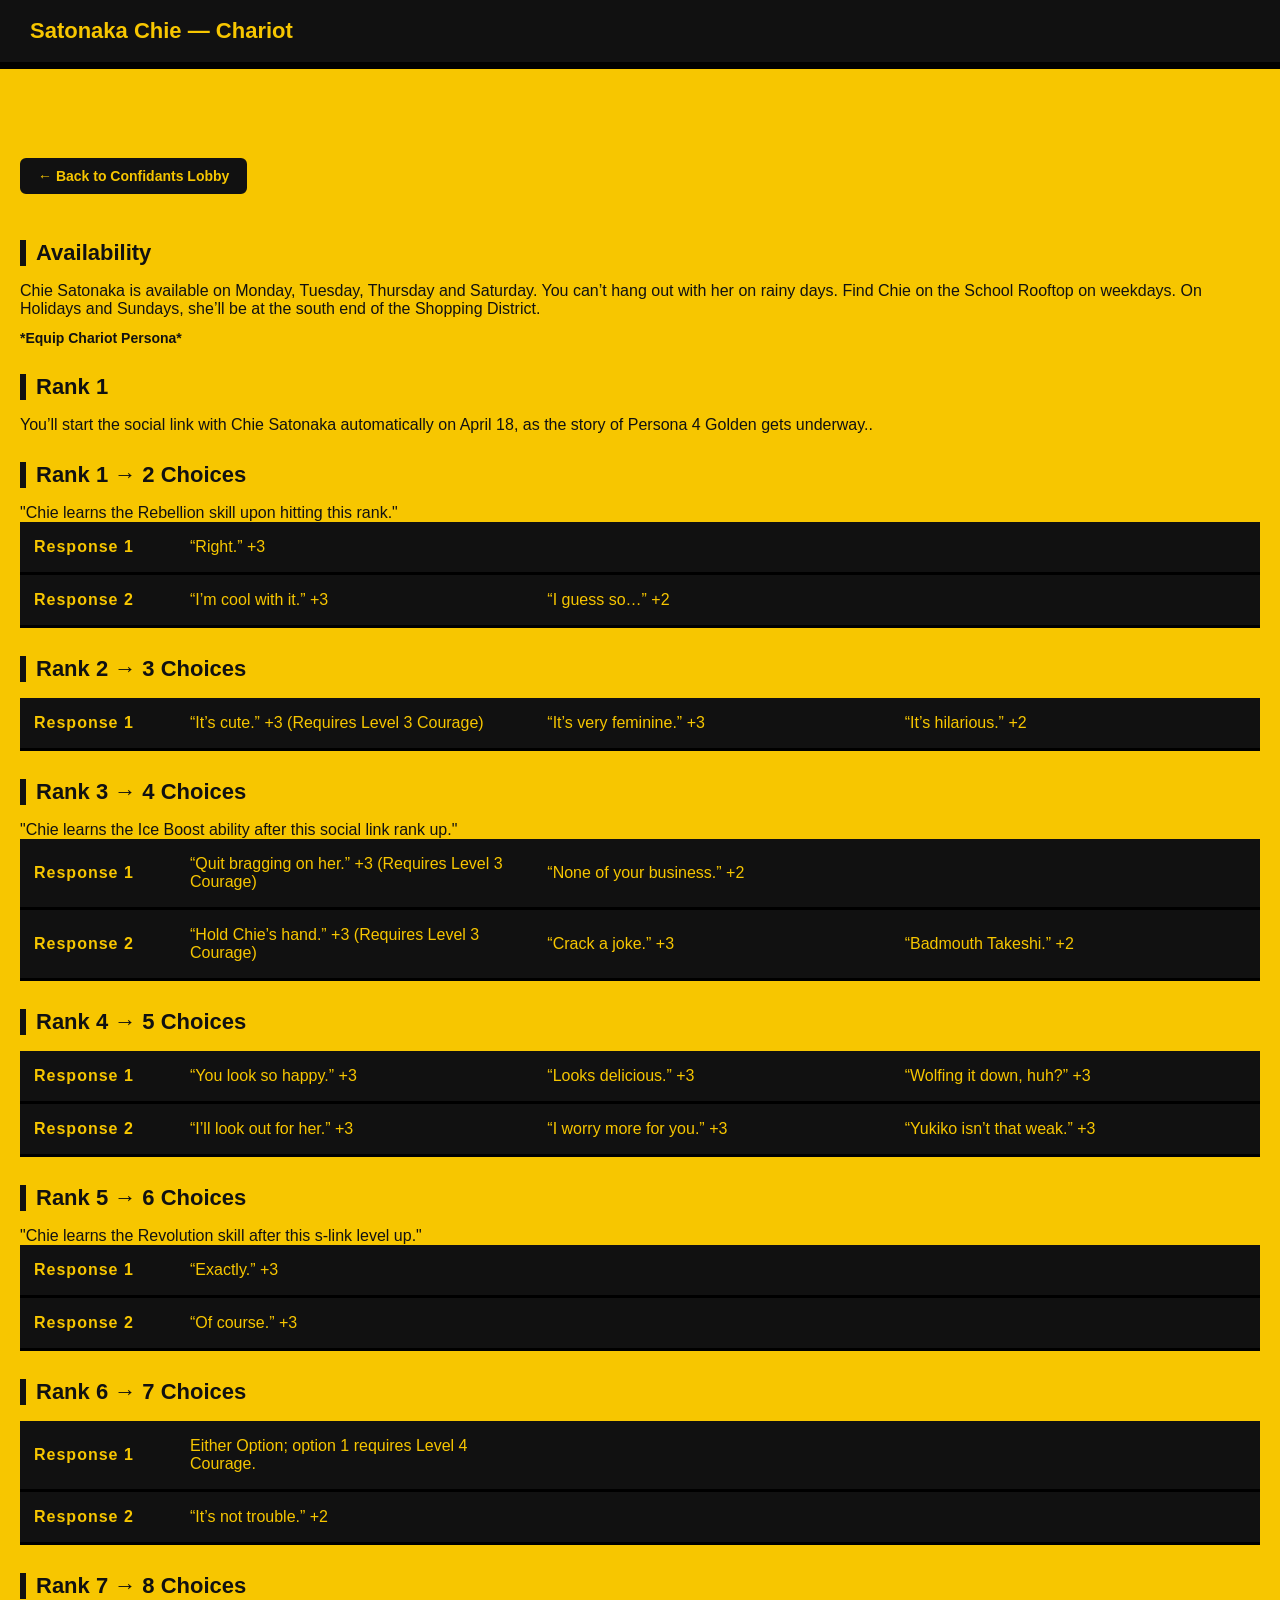
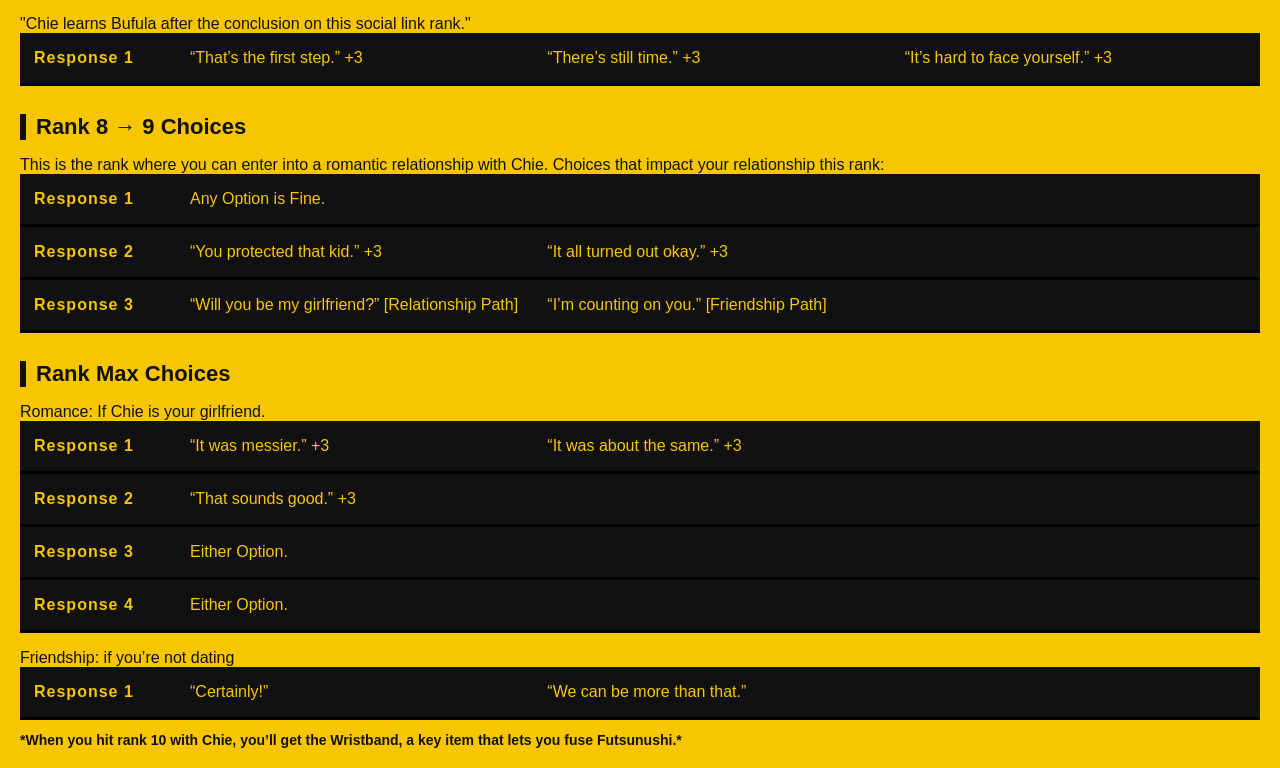
<file: pages/satonaka.html>
<!doctype html>
<html lang="en">

<head>
  <meta charset="UTF-8" />
  <meta name="viewport" content="width=device-width, initial-scale=1.0" />
  <title>Chariot - Satonaka Chie</title>
  <link rel="stylesheet" href="css/satonaka.css" />
  <link rel="icon" type="images/png" href="../images/p4g.webp" />
</head>

<body>
  <header>Satonaka Chie — Chariot</header>

  <main>
    <a href="../index.html" class="button">← Back to Confidants Lobby</a>

    <h2>Availability</h2>
    <div class="table-scroll">
      <ul class="rank-dialogue">
        <div class="li rank-start">
          <span>Chie Satonaka is available on Monday, Tuesday, Thursday and
            Saturday. You can’t hang out with her on rainy days.</span>
          <span>Find Chie on the School Rooftop on weekdays. On Holidays and
            Sundays, she’ll be at the south end of the Shopping
            District.</span>
        </div>
      </ul>
    </div>

    <p class="note">*Equip Chariot Persona*</p>

    <h2>Rank 1</h2>

    <div class="table-scroll">
      <ul class="rank-dialogue">
        <li class="rank-start">
          <span>You’ll start the social link with Chie Satonaka automatically on
            April 18, as the story of Persona 4 Golden gets underway..</span>
        </li>
      </ul>
    </div>

    <h2>Rank 1 → 2 Choices</h2>

    <div class="table-scroll">
      <span>"Chie learns the Rebellion skill upon hitting this rank."</span>
      <ul class="rank-dialogue">
        <li class="rank-row">
          <span class="rank-label">Response 1</span>
          <span class="choice-cell">“Right.” +3</span>
          <span class="choice-cell"></span>
          <span class="choice-cell"></span>
        </li>

        <li class="rank-row">
          <span class="rank-label">Response 2</span>
          <span class="choice-cell">“I’m cool with it.” +3</span>
          <span class="choice-cell">“I guess so…” +2</span>
          <span class="choice-cell"></span>
        </li>
      </ul>
    </div>

    <h2>Rank 2 → 3 Choices</h2>
    <div class="table-scroll">
      <ul class="rank-dialogue">
        <li class="rank-row">
          <span class="rank-label">Response 1</span>
          <span class="choice-cell">“It’s cute.” +3 (Requires Level 3 Courage)
          </span>
          <span class="choice-cell">“It’s very feminine.” +3 </span>
          <span class="choice-cell">“It’s hilarious.” +2 </span>
        </li>
      </ul>
    </div>

    <h2>Rank 3 → 4 Choices</h2>

    <div class="table-scroll">
      <span>"Chie learns the Ice Boost ability after this social link rank up."
      </span>
      <ul class="rank-dialogue">
        <li class="rank-row">
          <span class="rank-label">Response 1</span>
          <span class="choice-cell">“Quit bragging on her.” +3 (Requires Level 3 Courage)
          </span>
          <span class="choice-cell">“None of your business.” +2 </span>
          <span class="choice-cell"></span>
        </li>

        <li class="rank-row">
          <span class="rank-label">Response 2</span>
          <span class="choice-cell">“Hold Chie’s hand.” +3 (Requires Level 3 Courage)
          </span>
          <span class="choice-cell">“Crack a joke.” +3 </span>
          <span class="choice-cell">“Badmouth Takeshi.” +2 </span>
        </li>
      </ul>
    </div>

    <h2>Rank 4 → 5 Choices</h2>

    <div class="table-scroll">
      <ul class="rank-dialogue">
        <li class="rank-row">
          <span class="rank-label">Response 1</span>
          <span class="choice-cell">“You look so happy.” +3</span>
          <span class="choice-cell">“Looks delicious.” +3</span>
          <span class="choice-cell">“Wolfing it down, huh?” +3</span>
        </li>

        <li class="rank-row">
          <span class="rank-label">Response 2</span>
          <span class="choice-cell">“I’ll look out for her.” +3</span>
          <span class="choice-cell">“I worry more for you.” +3</span>
          <span class="choice-cell">“Yukiko isn’t that weak.” +3</span>
        </li>
      </ul>
    </div>

    <h2>Rank 5 → 6 Choices</h2>

    <div class="table-scroll">
      <span>"Chie learns the Revolution skill after this s-link level up."
      </span>
      <ul class="rank-dialogue">
        <li class="rank-row">
          <span class="rank-label">Response 1</span>
          <span class="choice-cell">“Exactly.” +3</span>
          <span class="choice-cell"></span>
          <span class="choice-cell"></span>
        </li>

        <li class="rank-row">
          <span class="rank-label">Response 2</span>
          <span class="choice-cell">“Of course.” +3</span>
          <span class="choice-cell"></span>
          <span class="choice-cell"></span>
        </li>
      </ul>
    </div>

    <h2>Rank 6 → 7 Choices</h2>

    <div class="table-scroll">
      <ul class="rank-dialogue">
        <li class="rank-row">
          <span class="rank-label">Response 1</span>
          <span class="choice-cell">Either Option; option 1 requires Level 4 Courage.</span>
          <span class="choice-cell"></span>
          <span class="choice-cell"></span>
        </li>

        <li class="rank-row">
          <span class="rank-label">Response 2</span>
          <span class="choice-cell">“It’s not trouble.” +2</span>
          <span class="choice-cell"></span>
          <span class="choice-cell"></span>
        </li>
      </ul>
    </div>

    <h2>Rank 7 → 8 Choices</h2>

    <div class="table-scroll">
      <span>"Chie learns Bufula after the conclusion on this social link rank."</span>
      <ul class="rank-dialogue">
        <li class="rank-row">
          <span class="rank-label">Response 1</span>
          <span class="choice-cell">“That’s the first step.” +3</span>
          <span class="choice-cell">“There’s still time.” +3</span>
          <span class="choice-cell">“It’s hard to face yourself.” +3</span>
        </li>
      </ul>
    </div>

    <h2>Rank 8 → 9 Choices</h2>

    <div class="table-scroll">
      <span>This is the rank where you can enter into a romantic relationship with Chie. Choices that impact your
        relationship this rank:</span>
      <ul class="rank-dialogue">
        <li class="rank-row">
          <span class="rank-label">Response 1</span>
          <span class="choice-cell">Any Option is Fine.</span>
          <span class="choice-cell"></span>
          <span class="choice-cell"></span>
        </li>

        <li class="rank-row">
          <span class="rank-label">Response 2</span>
          <span class="choice-cell">“You protected that kid.” +3</span>
          <span class="choice-cell">“It all turned out okay.” +3</span>
          <span class="choice-cell"></span>
        </li>

        <li class="rank-row">
          <span class="rank-label">Response 3</span>
          <span class="choice-cell">“Will you be my girlfriend?” [Relationship Path]</span>
          <span class="choice-cell">“I’m counting on you.” [Friendship Path]</span>
          <span class="choice-cell"></span>
        </li>
      </ul>
    </div>
    <h2>Rank Max Choices</h2>

    <div class="table-scroll">
      <span>Romance: If Chie is your girlfriend.</span>
      <ul class="rank-dialogue">
        <li class="rank-row">
          <span class="rank-label">Response 1</span>
          <span class="choice-cell">“It was messier.” +3</span>
          <span class="choice-cell">“It was about the same.” +3</span>
          <span class="choice-cell"></span>
        </li>

        <li class="rank-row">
          <span class="rank-label">Response 2</span>
          <span class="choice-cell">“That sounds good.” +3</span>
          <span class="choice-cell"></span>
          <span class="choice-cell"></span>
        </li>

        <li class="rank-row">
          <span class="rank-label">Response 3</span>
          <span class="choice-cell">Either Option.</span>
          <span class="choice-cell"></span>
          <span class="choice-cell"></span>
        </li>

        <li class="rank-row">
          <span class="rank-label">Response 4</span>
          <span class="choice-cell">Either Option.</span>
          <span class="choice-cell"></span>
          <span class="choice-cell"></span>
        </li>
      </ul>

      <div class="table-scroll">
        <span>Friendship: if you’re not dating
        </span>
        <ul class="rank-dialogue">
          <li class="rank-row">
            <span class="rank-label">Response 1</span>
            <span class="choice-cell">“Certainly!”</span>
            <div class="span choice-cell">“We can be more than that.”</div>
          </li>
        </ul>
      </div>
    </div>

    <p class="note">
      *When you hit rank 10 with Chie, you’ll get the Wristband, a key item that lets you fuse Futsunushi.*
    </p>
  </main>
</body>
</file>
<file: style.css>
* {
    margin: 0;
    padding: 0;
    box-sizing: border-box;
    font-family: Arial, Helvetica, sans-serif;
}

body {
    background: #f7c600;
    /* P4G Yellow */
    color: #111;
}

/* HEADER */
header {
    position: sticky;
    top: 0;
    z-index: 1000;
    background: #111;
    color: #f7c600;
    padding: 16px 20px;
    font-size: 20px;
    font-weight: bold;
    border-bottom: 3px solid #000;
    box-shadow: 0 4px 15px rgba(0, 0, 0, 0.4);
}

/* CONTAINER */
.container {
    max-width: 1100px;
    margin: auto;
    padding: 20px 16px;
}

/* GRID */
.grid {
    display: grid;
    grid-template-columns: repeat(auto-fit, minmax(150px, 1fr));
    gap: 14px;
}

/* TILE */
.tile {
    position: relative;
    aspect-ratio: 3 / 4;
    overflow: hidden;
    border: 3px solid #111;
    background: #000;
    display: block;
    text-decoration: none;
    color: inherit;
    transition: 0.2s ease;
}

@media (hover: hover) {
    .tile:hover {
        transform: scale(1.04);
        border-color: #fff;
        box-shadow: 0 0 20px rgba(0, 0, 0, 0.6);
    }
}

/* IMAGE */
.tile img {
    width: 100%;
    height: 100%;
    object-fit: cover;
    object-position: center;
    background: #111;
}

/* NAME OVERLAY */
.tile-name {
    position: absolute;
    bottom: 0;
    width: 100%;
    text-align: center;
    background: rgba(0, 0, 0, 0.8);
    color: #f7c600;
    padding: 10px 6px;
    font-size: 16px;
    font-weight: bold;
    letter-spacing: 0.5px;
}

/* YELLOW CORNER (P4G STYLE) */
.tile::after {
    content: "";
    position: absolute;
    top: 0;
    right: 0;
    width: 45px;
    height: 45px;
    background: #f7c600;
    clip-path: polygon(100% 0, 0 0, 100% 100%);
}

/* FOOTER */
footer {
    text-align: center;
    padding: 24px 16px;
    color: #111;
    margin-top: 30px;
    font-size: 14px;
    font-weight: bold;
}

/* ---------- TABLET ---------- */
@media (min-width: 600px) {
    header {
        font-size: 22px;
        padding: 18px 24px;
    }

    .container {
        padding: 30px 20px;
    }

    .grid {
        gap: 18px;
        grid-template-columns: repeat(auto-fit, minmax(180px, 1fr));
    }

    .tile-name {
        font-size: 18px;
    }
}

/* ---------- DESKTOP ---------- */
@media (min-width: 900px) {
    .grid {
        grid-template-columns: repeat(auto-fit, minmax(220px, 1fr));
        gap: 20px;
    }

    .tile-name {
        font-size: 22px;
    }
}
</file>
<file: pages/css/persona4golden.css>
* {
          margin: 0;
          padding: 0;
          box-sizing: border-box;
          font-family: Arial, Helvetica, sans-serif;
      }

      /* ===== P4G COLOR PALETTE ===== */
      :root {
          --p4-yellow: #f7c600;
          --p4-yellow-bright: #ffdd33;
          --p4-black: #111;
          --p4-dark: #000;
          --p4-border: #222;
      }

      body {
          background: var(--p4-yellow);
          color: var(--p4-black);
      }

      /* HEADER */
      header {
          position: sticky;
          top: 0;
          z-index: 1000;
          background: var(--p4-black);
          color: var(--p4-yellow);
          padding: 14px 16px;
          font-size: 18px;
          font-weight: bold;
          border-bottom: 4px solid var(--p4-dark);
          box-shadow: 0 3px 0 var(--p4-dark);
      }

      /* LINK */
      a.button {
          text-decoration: none;
          display: inline-block;
          margin: 12px 0 18px;
          padding: 8px 16px;
          font-size: 14px;
          font-weight: bold;
          color: var(--p4-yellow);
          background-color: var(--p4-black);
          border: 2px solid var(--p4-black);
          border-radius: 6px;
      }

      /* MAIN */
      main {
          padding: 70px 16px 20px;
          max-width: 1300px;
          margin: auto;
      }

      /* SECTION HEADINGS */
      h2 {
          margin-top: 28px;
          border-left: 6px solid var(--p4-black);
          padding-left: 10px;
          font-size: 20px;
      }

      .note {
          color: var(--p4-black);
          margin-top: 12px;
          font-size: 14px;
          font-weight: bold;
      }

      /* ========= BENEFITS TABLE ========= */

      .table-scroll {
          overflow-x: auto;
          -webkit-overflow-scrolling: touch;
          margin-top: 16px;
      }

      .confidant-table {
          list-style: none;
          min-width: 520px;
      }

      .confidant-row {
          display: grid;
          grid-template-columns: 90px 220px 1fr;
          gap: 20px;
          padding: 14px;
          border-bottom: 3px solid var(--p4-dark);
          align-items: start;
          background: var(--p4-black);
          color: var(--p4-yellow);
          transition: 0.2s ease;
      }

      .confidant-row:hover {
          background: #1a1a1a;
          box-shadow: 0 0 14px rgba(0, 0, 0, 0.6);
      }

      .confidant-header {
          font-weight: bold;
          border-bottom: 4px solid var(--p4-yellow);
          background: var(--p4-dark);
      }

      .confidant-row>span {
          white-space: normal;
      }

      .table-scroll::-webkit-scrollbar {
          height: 8px;
      }

      .table-scroll::-webkit-scrollbar-thumb {
          background: var(--p4-black);
          border-radius: 4px;
      }

      .rank {
          font-weight: bold;
          letter-spacing: 1px;
      }

      /* ========= DIALOGUE TABLE ========= */

      .rank-dialogue {
          list-style: none;
          min-width: 720px;
      }

      .rank-row {
          display: grid;
          grid-template-columns: 140px repeat(3, 1fr);
          gap: 20px;
          padding: 16px 14px;
          border-bottom: 3px solid var(--p4-dark);
          background: var(--p4-black);
          color: var(--p4-yellow);
          align-items: center;
          transition: 0.2s ease;
      }

      .rank-row:hover {
          background: #1a1a1a;
          box-shadow: 0 0 14px rgba(0, 0, 0, 0.6);
      }

      .rank-label {
          font-weight: bold;
          letter-spacing: 1px;
      }

      .rank-row>span {
          min-width: 0;
      }

      .choice-cell {
          padding-left: 10px;
      }

      /* ========= TABLET ========= */
      @media (min-width: 600px) {
          header {
              font-size: 20px;
              padding: 16px 20px;
          }

          main {
              padding: 80px 20px 20px;
          }

          .confidant-row {
              grid-template-columns: 80px 180px 1fr;
              gap: 16px;
          }

          .rank-row {
              grid-template-columns: 120px repeat(2, 1fr);
              gap: 16px;
          }

          .choice-cell {
              padding-left: 0;
          }
      }

      /* ========= DESKTOP ========= */
      @media (min-width: 900px) {
          header {
              font-size: 22px;
              padding: 18px 30px;
          }

          .confidant-row {
              grid-template-columns: 90px 220px 1fr;
              padding: 16px 14px;
          }

          .rank-row {
              grid-template-columns: 140px repeat(3, 1fr);
              padding: 16px 14px;
          }

          h2 {
              font-size: 22px;
          }
        }
</file>
<file: pages/css/satonaka.css>
* {
          margin: 0;
          padding: 0;
          box-sizing: border-box;
          font-family: Arial, Helvetica, sans-serif;
      }

      /* ===== P4G COLOR PALETTE ===== */
      :root {
          --p4-yellow: #f7c600;
          --p4-yellow-bright: #ffdd33;
          --p4-black: #111;
          --p4-dark: #000;
          --p4-border: #222;
      }

      body {
          background: var(--p4-yellow);
          color: var(--p4-black);
      }

      /* HEADER */
      header {
          position: sticky;
          top: 0;
          z-index: 1000;
          background: var(--p4-black);
          color: var(--p4-yellow);
          padding: 14px 16px;
          font-size: 18px;
          font-weight: bold;
          border-bottom: 4px solid var(--p4-dark);
          box-shadow: 0 3px 0 var(--p4-dark);
      }

      /* LINK */
      a.button {
          text-decoration: none;
          display: inline-block;
          margin: 12px 0 18px;
          padding: 8px 16px;
          font-size: 14px;
          font-weight: bold;
          color: var(--p4-yellow);
          background-color: var(--p4-black);
          border: 2px solid var(--p4-black);
          border-radius: 6px;
      }

      /* MAIN */
      main {
          padding: 70px 16px 20px;
          max-width: 1300px;
          margin: auto;
      }

      /* SECTION HEADINGS */
      h2 {
          margin-top: 28px;
          border-left: 6px solid var(--p4-black);
          padding-left: 10px;
          font-size: 20px;
      }

      .note {
          color: var(--p4-black);
          margin-top: 12px;
          font-size: 14px;
          font-weight: bold;
      }

      /* ========= BENEFITS TABLE ========= */

      .table-scroll {
          overflow-x: auto;
          -webkit-overflow-scrolling: touch;
          margin-top: 16px;
      }

      .confidant-table {
          list-style: none;
          min-width: 520px;
      }

      .confidant-row {
          display: grid;
          grid-template-columns: 90px 220px 1fr;
          gap: 20px;
          padding: 14px;
          border-bottom: 3px solid var(--p4-dark);
          align-items: start;
          background: var(--p4-black);
          color: var(--p4-yellow);
          transition: 0.2s ease;
      }

      .confidant-row:hover {
          background: #1a1a1a;
          box-shadow: 0 0 14px rgba(0, 0, 0, 0.6);
      }

      .confidant-header {
          font-weight: bold;
          border-bottom: 4px solid var(--p4-yellow);
          background: var(--p4-dark);
      }

      .confidant-row>span {
          white-space: normal;
      }

      .table-scroll::-webkit-scrollbar {
          height: 8px;
      }

      .table-scroll::-webkit-scrollbar-thumb {
          background: var(--p4-black);
          border-radius: 4px;
      }

      .rank {
          font-weight: bold;
          letter-spacing: 1px;
      }

      /* ========= DIALOGUE TABLE ========= */

      .rank-dialogue {
          list-style: none;
          min-width: 720px;
      }

      .rank-row {
          display: grid;
          grid-template-columns: 140px repeat(3, 1fr);
          gap: 20px;
          padding: 16px 14px;
          border-bottom: 3px solid var(--p4-dark);
          background: var(--p4-black);
          color: var(--p4-yellow);
          align-items: center;
          transition: 0.2s ease;
      }

      .rank-row:hover {
          background: #1a1a1a;
          box-shadow: 0 0 14px rgba(0, 0, 0, 0.6);
      }

      .rank-label {
          font-weight: bold;
          letter-spacing: 1px;
      }

      .rank-row>span {
          min-width: 0;
      }

      .choice-cell {
          padding-left: 10px;
      }

      /* ========= TABLET ========= */
      @media (min-width: 600px) {
          header {
              font-size: 20px;
              padding: 16px 20px;
          }

          main {
              padding: 80px 20px 20px;
          }

          .confidant-row {
              grid-template-columns: 80px 180px 1fr;
              gap: 16px;
          }

          .rank-row {
              grid-template-columns: 120px repeat(2, 1fr);
              gap: 16px;
          }

          .choice-cell {
              padding-left: 0;
          }
      }

      /* ========= DESKTOP ========= */
      @media (min-width: 900px) {
          header {
              font-size: 22px;
              padding: 18px 30px;
          }

          .confidant-row {
              grid-template-columns: 90px 220px 1fr;
              padding: 16px 14px;
          }

          .rank-row {
              grid-template-columns: 140px repeat(3, 1fr);
              padding: 16px 14px;
          }

          h2 {
              font-size: 22px;
          }
        }
</file>
